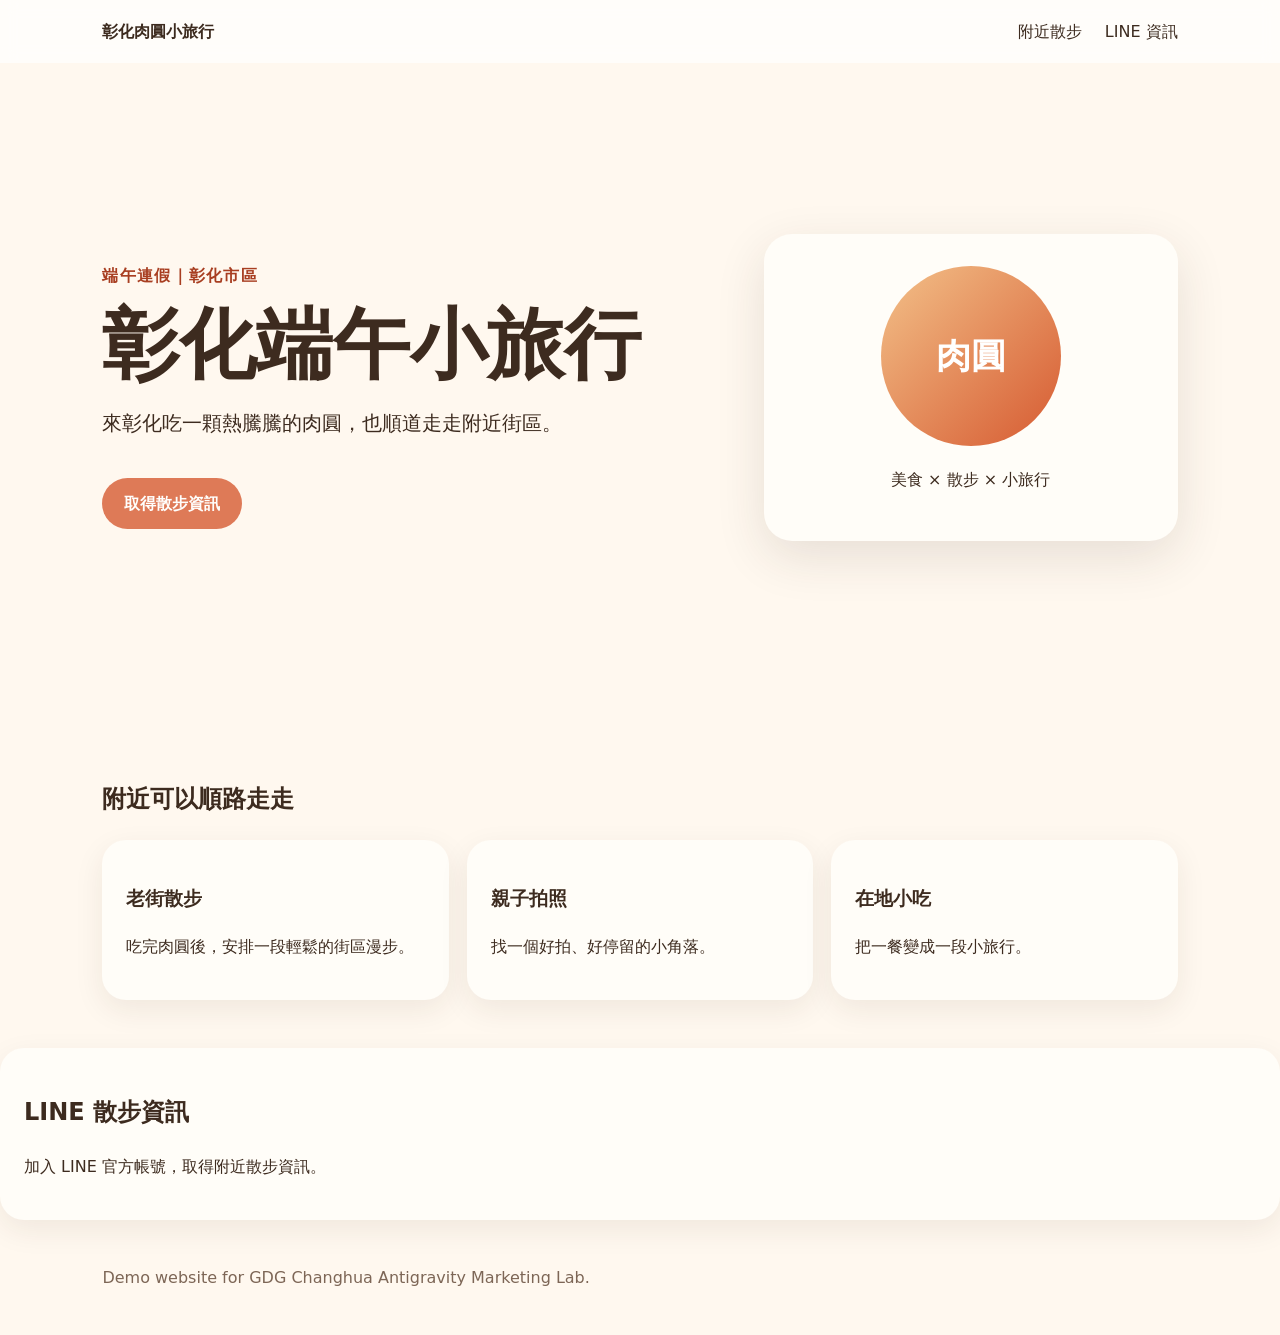
<file: website/index.html>
<!doctype html>
<html lang="zh-Hant">
<head>
  <meta charset="utf-8" />
  <meta name="viewport" content="width=device-width, initial-scale=1" />
  <title>彰化端午小旅行</title>
  <link rel="stylesheet" href="style.css" />
</head>
<body>
  <header class="site-header">
    <div class="brand">彰化肉圓小旅行</div>
    <nav>
      <a href="#spots">附近散步</a>
      <a href="#line">LINE 資訊</a>
    </nav>
  </header>

  <main>
    <section class="hero">
      <div class="hero-text">
        <p class="eyebrow">端午連假｜彰化市區</p>
        <h1>彰化端午小旅行</h1>
        <p class="lead">來彰化吃一顆熱騰騰的肉圓，也順道走走附近街區。</p>
        <a class="cta placeholder" href="#line">取得散步資訊</a>
      </div>
      <div class="hero-card">
        <div class="circle">肉圓</div>
        <p>美食 × 散步 × 小旅行</p>
      </div>
    </section>

    <section id="spots" class="spots">
      <h2>附近可以順路走走</h2>
      <div class="cards">
        <article><h3>老街散步</h3><p>吃完肉圓後，安排一段輕鬆的街區漫步。</p></article>
        <article><h3>親子拍照</h3><p>找一個好拍、好停留的小角落。</p></article>
        <article><h3>在地小吃</h3><p>把一餐變成一段小旅行。</p></article>
      </div>
    </section>

    <section id="line" class="line-box">
      <h2>LINE 散步資訊</h2>
      <p>加入 LINE 官方帳號，取得附近散步資訊。</p>
    </section>
  </main>

  <footer>
    <p>Demo website for GDG Changhua Antigravity Marketing Lab.</p>
  </footer>

  <script src="script.js"></script>
</body>
</html>
</file>
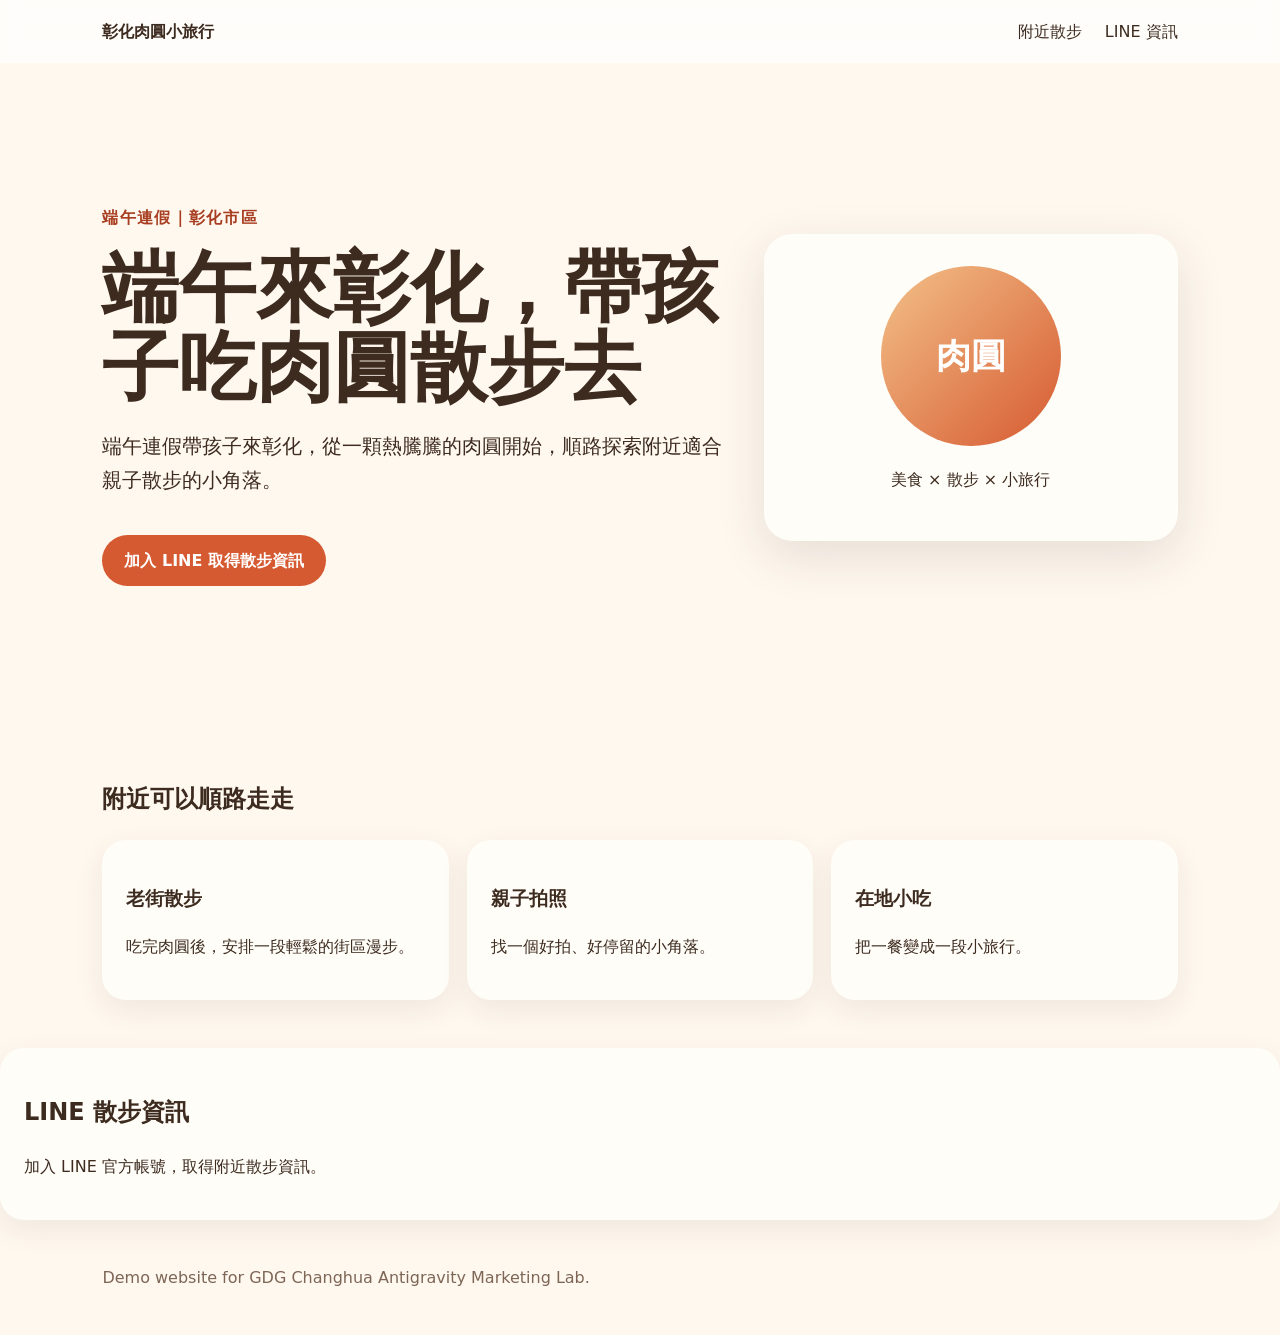
<file: backup/website-after/index.html>
<!doctype html>
<html lang="zh-Hant">
<head>
  <meta charset="utf-8" />
  <meta name="viewport" content="width=device-width, initial-scale=1" />
  <title>彰化端午小旅行</title>
  <link rel="stylesheet" href="style.css" />
</head>
<body>
  <header class="site-header">
    <div class="brand">彰化肉圓小旅行</div>
    <nav>
      <a href="#spots">附近散步</a>
      <a href="#line">LINE 資訊</a>
    </nav>
  </header>

  <main>
    <section class="hero">
      <div class="hero-text">
        <p class="eyebrow">端午連假｜彰化市區</p>
        <h1>端午來彰化，帶孩子吃肉圓散步去</h1>
        <p class="lead">端午連假帶孩子來彰化，從一顆熱騰騰的肉圓開始，順路探索附近適合親子散步的小角落。</p>
        <a class="cta" href="#line">加入 LINE 取得散步資訊</a>
      </div>
      <div class="hero-card">
        <div class="circle">肉圓</div>
        <p>美食 × 散步 × 小旅行</p>
      </div>
    </section>

    <section id="spots" class="spots">
      <h2>附近可以順路走走</h2>
      <div class="cards">
        <article><h3>老街散步</h3><p>吃完肉圓後，安排一段輕鬆的街區漫步。</p></article>
        <article><h3>親子拍照</h3><p>找一個好拍、好停留的小角落。</p></article>
        <article><h3>在地小吃</h3><p>把一餐變成一段小旅行。</p></article>
      </div>
    </section>

    <section id="line" class="line-box">
      <h2>LINE 散步資訊</h2>
      <p>加入 LINE 官方帳號，取得附近散步資訊。</p>
    </section>
  </main>

  <footer>
    <p>Demo website for GDG Changhua Antigravity Marketing Lab.</p>
  </footer>

  <script src="script.js"></script>
</body>
</html>
</file>
<file: website/style.css>
:root {
  --bg: #fff8ef;
  --ink: #3d2b1f;
  --accent: #d65a31;
  --accent-dark: #a83e21;
  --card: #fffdf8;
}

* { box-sizing: border-box; }
body {
  margin: 0;
  font-family: system-ui, -apple-system, BlinkMacSystemFont, "Noto Sans TC", sans-serif;
  color: var(--ink);
  background: var(--bg);
  line-height: 1.7;
}
.site-header {
  display: flex;
  justify-content: space-between;
  align-items: center;
  padding: 18px 8vw;
  background: rgba(255,255,255,.7);
  backdrop-filter: blur(8px);
  position: sticky;
  top: 0;
}
.brand { font-weight: 800; }
nav a { color: var(--ink); text-decoration: none; margin-left: 18px; }
.hero {
  min-height: 72vh;
  padding: 64px 8vw;
  display: grid;
  grid-template-columns: 1.2fr .8fr;
  gap: 40px;
  align-items: center;
}
.eyebrow { color: var(--accent-dark); font-weight: 700; letter-spacing: .08em; }
h1 { font-size: clamp(2.4rem, 6vw, 5rem); line-height: 1.05; margin: 0 0 18px; }
.lead { font-size: 1.25rem; max-width: 620px; }
.cta {
  display: inline-block;
  margin-top: 18px;
  padding: 12px 22px;
  border-radius: 999px;
  background: var(--accent);
  color: white;
  text-decoration: none;
  font-weight: 800;
}
.placeholder { opacity: .8; }
.hero-card {
  background: var(--card);
  border-radius: 28px;
  padding: 32px;
  box-shadow: 0 16px 50px rgba(61,43,31,.12);
  text-align: center;
}
.circle {
  width: 180px;
  height: 180px;
  margin: 0 auto 20px;
  border-radius: 50%;
  display: grid;
  place-items: center;
  background: linear-gradient(135deg,#f3c189,#d65a31);
  color: #fff;
  font-size: 2.2rem;
  font-weight: 900;
}
.spots, .line-box { padding: 48px 8vw; }
.cards { display: grid; grid-template-columns: repeat(3, 1fr); gap: 18px; }
article, .line-box {
  background: var(--card);
  border-radius: 24px;
  padding: 24px;
  box-shadow: 0 10px 30px rgba(61,43,31,.08);
}
footer { padding: 28px 8vw; color: #7d6656; }
@media (max-width: 780px) {
  .site-header { align-items: flex-start; gap: 8px; flex-direction: column; }
  .hero { grid-template-columns: 1fr; padding-top: 42px; }
  .cards { grid-template-columns: 1fr; }
  nav a { margin-left: 0; margin-right: 14px; }
}
</file>
<file: backup/website-after/style.css>
:root {
  --bg: #fff8ef;
  --ink: #3d2b1f;
  --accent: #d65a31;
  --accent-dark: #a83e21;
  --card: #fffdf8;
}

* { box-sizing: border-box; }
body {
  margin: 0;
  font-family: system-ui, -apple-system, BlinkMacSystemFont, "Noto Sans TC", sans-serif;
  color: var(--ink);
  background: var(--bg);
  line-height: 1.7;
}
.site-header {
  display: flex;
  justify-content: space-between;
  align-items: center;
  padding: 18px 8vw;
  background: rgba(255,255,255,.7);
  backdrop-filter: blur(8px);
  position: sticky;
  top: 0;
}
.brand { font-weight: 800; }
nav a { color: var(--ink); text-decoration: none; margin-left: 18px; }
.hero {
  min-height: 72vh;
  padding: 64px 8vw;
  display: grid;
  grid-template-columns: 1.2fr .8fr;
  gap: 40px;
  align-items: center;
}
.eyebrow { color: var(--accent-dark); font-weight: 700; letter-spacing: .08em; }
h1 { font-size: clamp(2.4rem, 6vw, 5rem); line-height: 1.05; margin: 0 0 18px; }
.lead { font-size: 1.25rem; max-width: 620px; }
.cta {
  display: inline-block;
  margin-top: 18px;
  padding: 12px 22px;
  border-radius: 999px;
  background: var(--accent);
  color: white;
  text-decoration: none;
  font-weight: 800;
}
.placeholder { opacity: .8; }
.hero-card {
  background: var(--card);
  border-radius: 28px;
  padding: 32px;
  box-shadow: 0 16px 50px rgba(61,43,31,.12);
  text-align: center;
}
.circle {
  width: 180px;
  height: 180px;
  margin: 0 auto 20px;
  border-radius: 50%;
  display: grid;
  place-items: center;
  background: linear-gradient(135deg,#f3c189,#d65a31);
  color: #fff;
  font-size: 2.2rem;
  font-weight: 900;
}
.spots, .line-box { padding: 48px 8vw; }
.cards { display: grid; grid-template-columns: repeat(3, 1fr); gap: 18px; }
article, .line-box {
  background: var(--card);
  border-radius: 24px;
  padding: 24px;
  box-shadow: 0 10px 30px rgba(61,43,31,.08);
}
footer { padding: 28px 8vw; color: #7d6656; }
@media (max-width: 780px) {
  .site-header { align-items: flex-start; gap: 8px; flex-direction: column; }
  .hero { grid-template-columns: 1fr; padding-top: 42px; }
  .cards { grid-template-columns: 1fr; }
  nav a { margin-left: 0; margin-right: 14px; }
}
</file>
